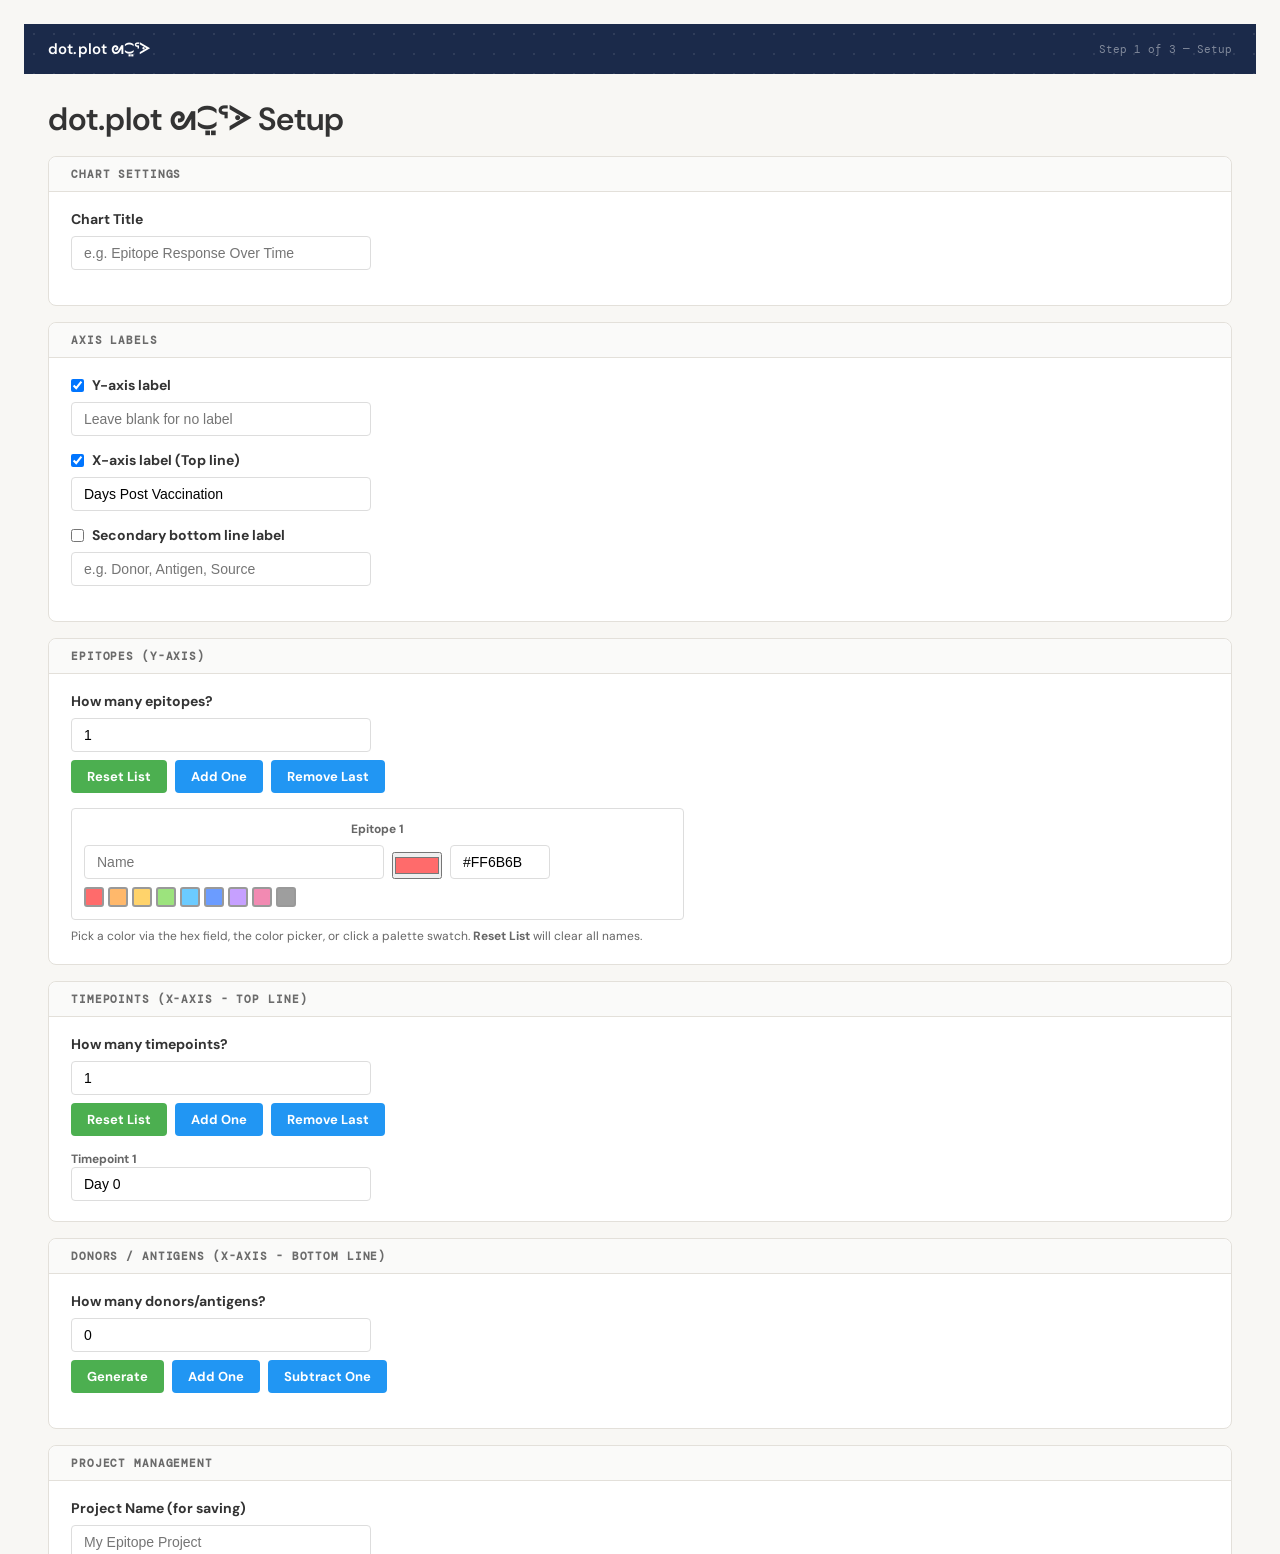
<file: index.html>
<!DOCTYPE html>
<html lang="en">
<head>
    <meta charset="UTF-8">
    <meta name="viewport" content="width=device-width, initial-scale=1.0">
    <meta http-equiv="refresh" content="0; url=builder.html">
    <title>dot.plot ᘛ⁐̤ᕐᐷ</title>
    <link rel="icon" href="data:image/svg+xml,<svg xmlns='http://www.w3.org/2000/svg' viewBox='0 0 100 100'><text y='.9em' font-size='90'>🔬</text></svg>">
    <style>
        body { display: flex; align-items: center; justify-content: center; min-height: 100vh; }
        .landing {
            text-align: center;
            padding: 60px 40px;
            background: var(--surface);
            border-radius: var(--radius);
            box-shadow: var(--shadow);
            border: 1px solid var(--border);
            max-width: 480px;
        }
        .landing h1 { font-size: 2rem; margin-bottom: 12px; }
        .landing p { color: var(--text-muted); margin-bottom: 28px; font-size: 15px; line-height: 1.6; }
        .launch-btn {
            display: inline-block;
            padding: 14px 36px;
            background: var(--accent);
            color: #fff;
            border-radius: 8px;
            text-decoration: none;
            font-weight: 600;
            font-size: 16px;
            transition: background 0.2s;
        }
        .launch-btn:hover { background: var(--accent-dark); }
    </style>
</head>
<body>
    <div class="landing">
        <h1>dot.plot ᘛ⁐̤ᕐᐷ</h1>
        <p>An interactive tool for visualizing epitope responses across timepoints and donors. All data stays in your browser.</p>
        <a href="builder.html" class="launch-btn">Open Tool</a>
    </div>
</body>
</html>
</file>
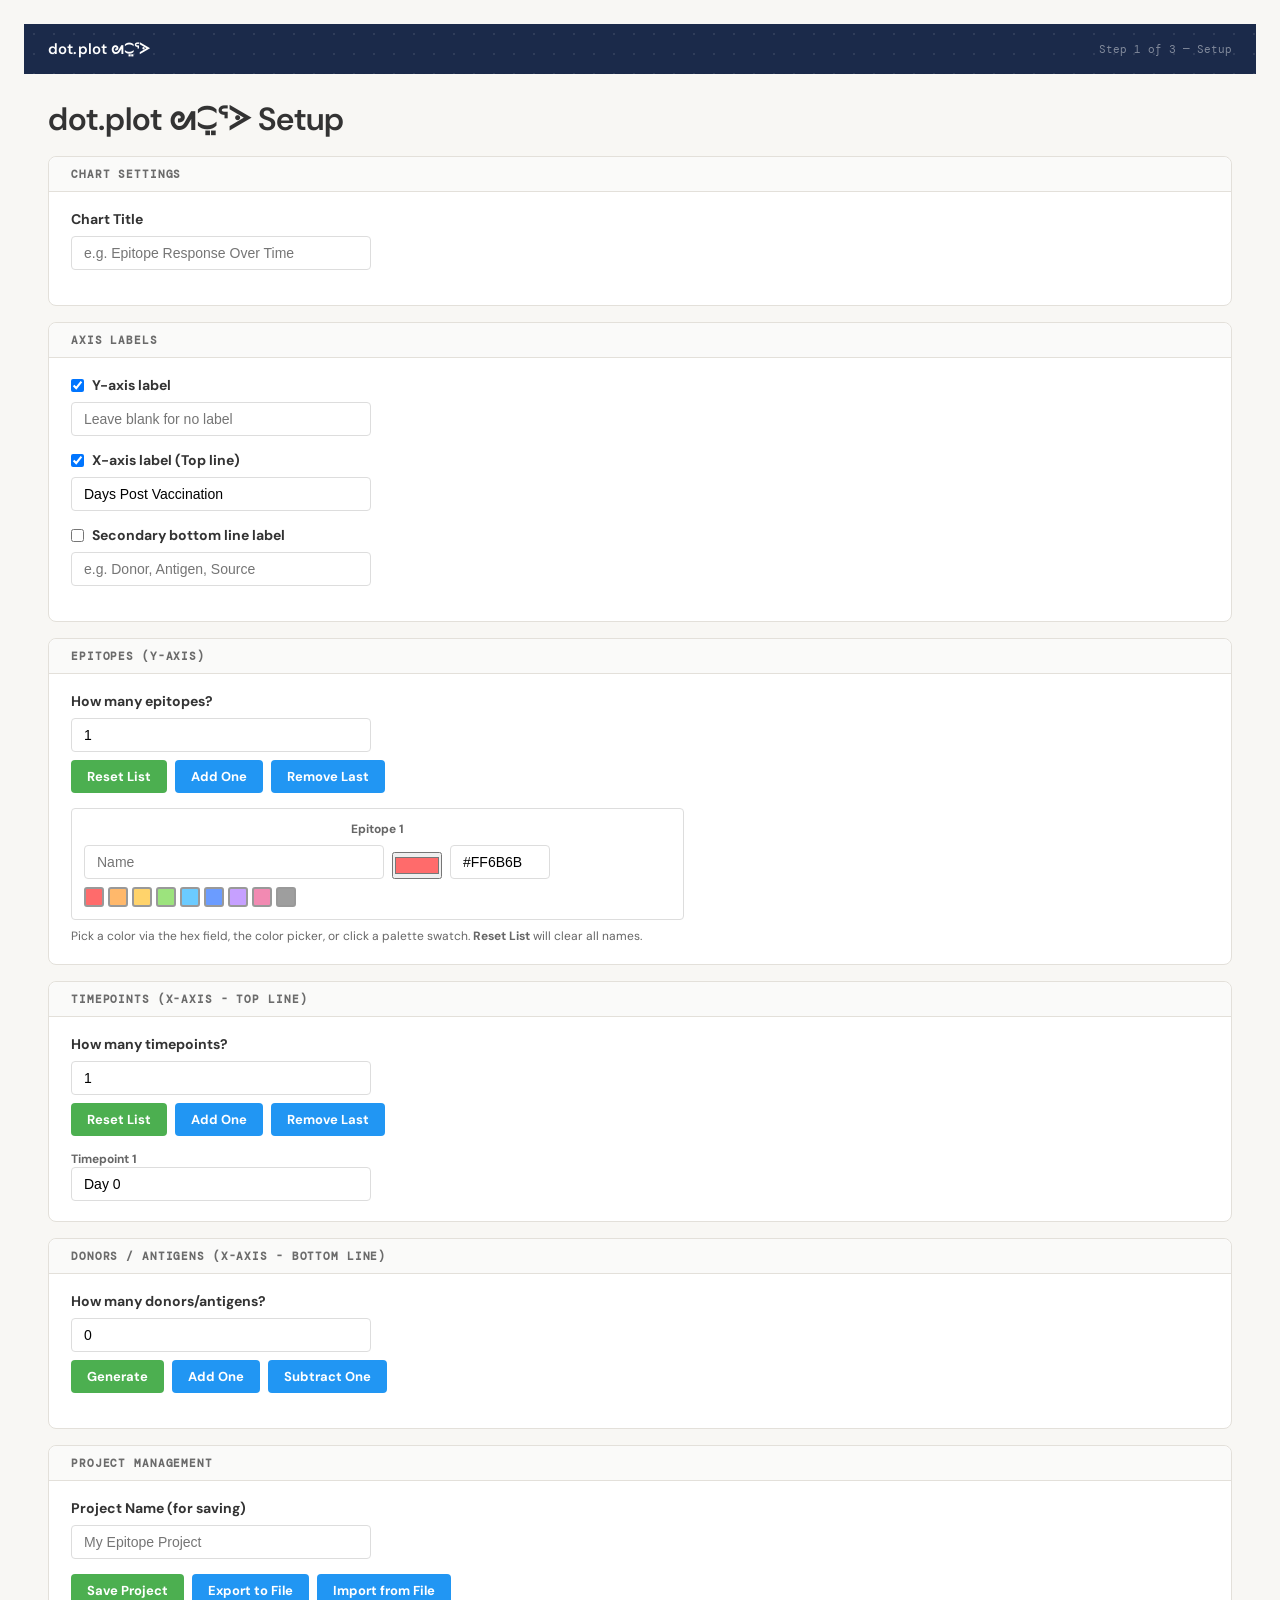
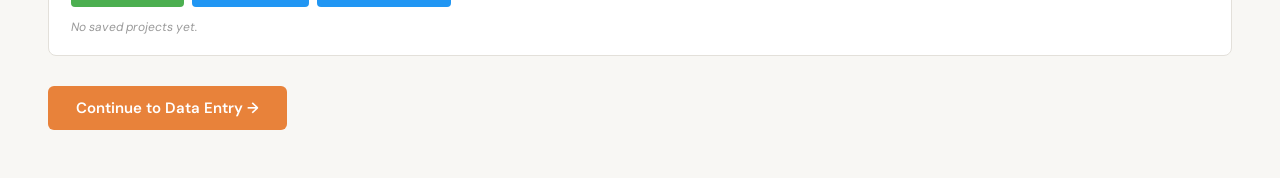
<file: builder.html>
<!DOCTYPE html>
<html lang="en">
<head>
    <meta charset="UTF-8">
    <meta name="viewport" content="width=device-width, initial-scale=1.0">
    <title>dot.plot ᘛ⁐̤ᕐᐷ — Builder</title>
    <link rel="icon" href="data:image/svg+xml,<svg xmlns='http://www.w3.org/2000/svg' viewBox='0 0 100 100'><text y='.9em' font-size='90'>🔬</text></svg>">
    <link rel="preconnect" href="https://fonts.googleapis.com">
    <link rel="preconnect" href="https://fonts.gstatic.com" crossorigin>
    <link href="https://fonts.googleapis.com/css2?family=DM+Mono:ital,wght@0,400;0,500;1,400&family=DM+Sans:ital,opsz,wght@0,9..40,300;0,9..40,400;0,9..40,500;0,9..40,600;1,9..40,400&display=swap" rel="stylesheet">
    <link rel="stylesheet" href="css/style.css">
    <style>
        .input-group {
            margin: 15px 0;
            display: flex;
            flex-direction: column;
            gap: 8px;
            align-items: flex-start;
        }

        label {
            font-weight: bold;
            color: #333;
            font-size: 14px;
        }

        input[type="text"],
        input[type="number"],
        select {
            padding: 8px 12px;
            border: 1px solid #ddd;
            border-radius: 4px;
            font-size: 14px;
            width: 100%;
            max-width: 300px;
        }

        button {
            padding: 10px 20px;
            font-size: 14px;
            font-weight: bold;
            border: none;
            border-radius: 4px;
            cursor: pointer;
            transition: background-color 0.3s ease;
        }

        button.primary {
            background-color: #4CAF50;
            color: white;
        }

        button.primary:hover { background-color: #45a049; }

        button.secondary {
            background-color: #2196F3;
            color: white;
        }

        button.secondary:hover { background-color: #0b7dda; }

        button.small {
            padding: 8px 16px;
            font-size: 13px;
        }

        .textbox-container {
            display: flex;
            flex-direction: column;
            gap: 15px;
            margin-top: 15px;
        }

        .epitope-box {
            display: flex;
            flex-direction: column;
            align-items: center;
            gap: 8px;
            padding: 12px;
            background: white;
            border: 1px solid #ddd;
            border-radius: 4px;
            width: fit-content;
        }

        .epitope-inputs {
            display: flex;
            gap: 8px;
            align-items: flex-end;
            flex-wrap: wrap;
        }

        .textbox {
            padding: 8px;
            border: 1px solid #ddd;
            border-radius: 4px;
            font-size: 13px;
        }

        .palette {
            display: flex;
            gap: 4px;
        }

        .swatch {
            width: 20px;
            height: 20px;
            border-radius: 3px;
            cursor: pointer;
            border: 2px solid #999;
            transition: transform 0.2s;
        }

        .swatch:hover {
            transform: scale(1.1);
            border-color: #333;
        }

        .textbox-label {
            font-size: 12px;
            color: #666;
            font-weight: bold;
        }

        .helper-text {
            margin-top: 8px;
            color: #666;
            font-size: 12px;
        }

        .button-group {
            display: flex;
            gap: 12px;
            margin-top: 30px;
            flex-wrap: wrap;
        }

        .button-group button {
            padding: 12px 24px;
            font-size: 15px;
        }

        h1 { color: #333; margin-bottom: 20px; }

        input[type="checkbox"] {
            margin-right: 8px;
            cursor: pointer;
        }

        label {
            display: flex;
            align-items: center;
            cursor: pointer;
        }
    </style>
</head>
<body>
    <nav class="site-nav">
        <a href="builder.html" class="site-nav-home">dot.plot ᘛ⁐̤ᕐᐷ</a>
        <span style="color:rgba(255,255,255,0.45);font-size:11px;font-family:var(--font-mono);">Step 1 of 3 — Setup</span>
    </nav>

    <div style="padding: 24px;">
        <div style="display:flex; align-items:center; justify-content:space-between; margin-bottom:4px;">
            <div>
                <h1 style="margin:0;">dot.plot ᘛ⁐̤ᕐᐷ Setup</h1>
                <div id="activeProjectLabel" style="display:none;margin-top:4px;font-size:13px;color:var(--accent);font-family:var(--font-mono);font-weight:600;"></div>
            </div>
        </div>

        <div class="section">
            <div class="section-title">Chart Settings</div>
            <div class="input-group">
                <label for="chartTitle">Chart Title</label>
                <input type="text" id="chartTitle" placeholder="e.g. Epitope Response Over Time" value="">
            </div>
        </div>

        <div class="section">
            <div class="section-title">Axis Labels</div>
            <div class="input-group">
                <label>
                    <input type="checkbox" id="showYLabel" checked> Y-axis label
                </label>
                <input type="text" id="yLabel" placeholder="Leave blank for no label" value="">
            </div>
            <div class="input-group">
                <label>
                    <input type="checkbox" id="showXLabel" checked> X-axis label (Top line)
                </label>
                <input type="text" id="xLabel" placeholder="Days Post Vaccination" value="Days Post Vaccination">
            </div>
            <div class="input-group">
                <label>
                    <input type="checkbox" id="showSecondaryLabel"> Secondary bottom line label
                </label>
                <input type="text" id="secondaryLabel" placeholder="e.g. Donor, Antigen, Source" value="">
            </div>
        </div>

        <div class="section">
            <div class="section-title">Epitopes (Y-axis)</div>
            <div class="input-group">
                <label for="epitopes">How many epitopes?</label>
                <input type="number" id="epitopes" min="1" value="1">
                <div style="display: flex; gap: 8px;">
                    <button onclick="generateEpitopes()" class="primary small" style="width: auto;">Reset List</button>
                    <button onclick="addEpitope()" class="secondary small" style="width: auto;">Add One</button>
                    <button onclick="subtractEpitope()" class="secondary small" style="width: auto;">Remove Last</button>
                </div>
            </div>
            <div id="epitopeBoxes" class="textbox-container"></div>
            <div class="helper-text">Pick a color via the hex field, the color picker, or click a palette swatch. <strong>Reset List</strong> will clear all names.</div>
        </div>

        <div class="section">
            <div class="section-title">Timepoints (X-axis - Top Line)</div>
            <div class="input-group">
                <label for="timepoints">How many timepoints?</label>
                <input type="number" id="timepoints" min="1" value="1">
                <div style="display: flex; gap: 8px;">
                    <button onclick="generateTimepoints()" class="primary small" style="width: auto;">Reset List</button>
                    <button onclick="addTimepoint()" class="secondary small" style="width: auto;">Add One</button>
                    <button onclick="subtractTimepoint()" class="secondary small" style="width: auto;">Remove Last</button>
                </div>
            </div>
            <div id="timepointBoxes" class="textbox-container"></div>
        </div>

        <div class="section">
            <div class="section-title">Donors / Antigens (X-axis - Bottom Line)</div>
            <div class="input-group">
                <label for="secondaryCount">How many donors/antigens?</label>
                <input type="number" id="secondaryCount" min="0" value="0">
                <div style="display: flex; gap: 8px;">
                    <button onclick="generateSecondary()" class="primary small" style="width: auto;">Generate</button>
                    <button onclick="addSecondary()" class="secondary small" style="width: auto;">Add One</button>
                    <button onclick="subtractSecondary()" class="secondary small" style="width: auto;">Subtract One</button>
                </div>
            </div>
            <div id="secondaryBoxes" class="textbox-container"></div>
        </div>

        <div class="section">
            <div class="section-title">Project Management</div>
            <div class="input-group">
                <label for="projectName">Project Name (for saving)</label>
                <input type="text" id="projectName" placeholder="My Epitope Project" value="">
            </div>
            <div style="display: flex; gap: 8px; align-items: flex-start; flex-wrap: wrap;">
                <button onclick="saveProject()" class="primary small" style="width: auto;">Save Project</button>
                <button onclick="exportProject()" class="secondary small" style="width: auto;">Export to File</button>
                <button onclick="importProject()" class="secondary small" style="width: auto;">Import from File</button>
            </div>
            <div id="savedProjectsList" style="margin-top: 12px; font-size: 12px; color: #666;"></div>
        </div>

        <div class="button-group">
            <button onclick="goToData()" style="background:var(--accent);color:#fff;padding:12px 28px;font-size:15px;border:none;border-radius:6px;cursor:pointer;font-weight:600;transition:background 0.2s;" onmouseover="this.style.background='var(--accent-dark)'" onmouseout="this.style.background='var(--accent)'">Continue to Data Entry →</button>
        </div>
    </div>

    <script src="js/builder.js"></script>
</body>
</html>
</file>
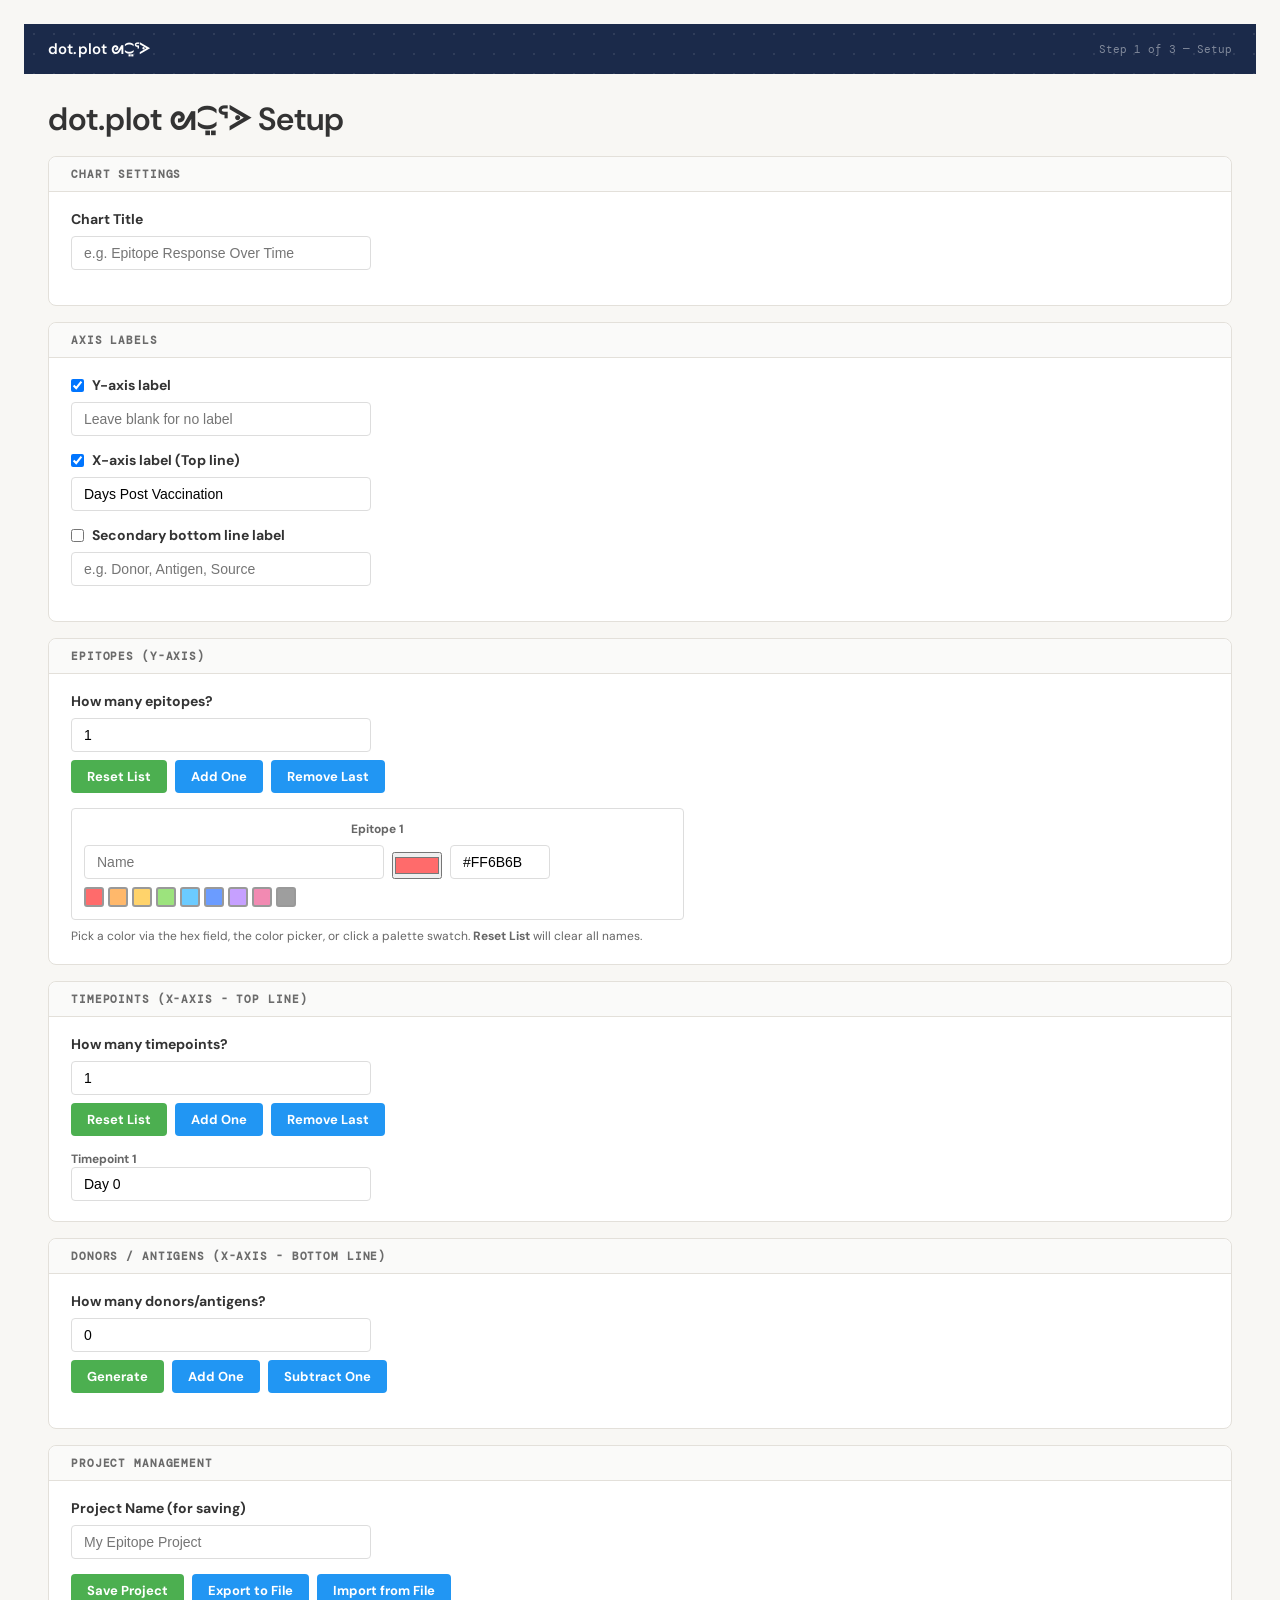
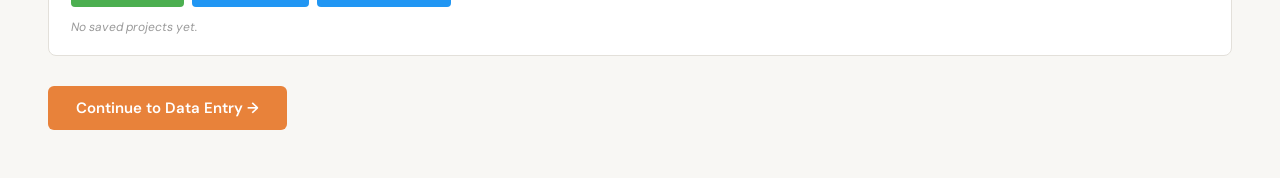
<file: data.html>
<!DOCTYPE html>
<html lang="en">
<head>
    <meta charset="UTF-8">
    <meta name="viewport" content="width=device-width, initial-scale=1.0">
    <title>dot.plot ᘛ⁐̤ᕐᐷ — Data Entry</title>
    <link rel="icon" href="data:image/svg+xml,<svg xmlns='http://www.w3.org/2000/svg' viewBox='0 0 100 100'><text y='.9em' font-size='90'>🔬</text></svg>">
    <link rel="preconnect" href="https://fonts.googleapis.com">
    <link rel="preconnect" href="https://fonts.gstatic.com" crossorigin>
    <link href="https://fonts.googleapis.com/css2?family=DM+Mono:ital,wght@0,400;0,500;1,400&family=DM+Sans:ital,opsz,wght@0,9..40,300;0,9..40,400;0,9..40,500;0,9..40,600;1,9..40,400&display=swap" rel="stylesheet">
    <link rel="stylesheet" href="css/style.css">
    <style>
        .note {
            background-color: #e3f2fd;
            padding: 12px 15px;
            border-radius: 4px;
            margin-bottom: 20px;
            border-left: 4px solid #2196F3;
            color: #1565c0;
        }

        .legend-box {
            background-color: #fff3e0;
            padding: 12px 15px;
            border-radius: 4px;
            margin-bottom: 20px;
            border-left: 4px solid #ff9800;
            color: #e65100;
        }

        .legend-box strong { display: block; margin-bottom: 8px; }

        .legend-item {
            margin: 4px 0;
            font-size: 14px;
            display: flex;
            align-items: center;
            gap: 8px;
        }

        .table-wrapper {
            overflow-x: auto;
            margin: 20px 0;
        }

        table {
            width: 100%;
            border-collapse: collapse;
            margin: 20px 0;
            background-color: #fff;
        }

        th {
            background-color: var(--nav);
            color: white;
            padding: 12px;
            text-align: center;
            font-weight: bold;
            border: 1px solid #ddd;
        }

        td {
            padding: 8px;
            text-align: center;
            border: 1px solid #ddd;
        }

        td.epitope-name {
            text-align: left;
            font-weight: bold;
            background-color: #f9f9f9;
            min-width: 150px;
            padding: 12px;
        }

        tr:nth-child(even) td { background-color: #f9f9f9; }
        tr:nth-child(even) td.epitope-name { background-color: #efefef; }

        .check-group {
            display: flex;
            flex-direction: column;
            gap: 4px;
            align-items: center;
            justify-content: center;
        }

        .check-label {
            display: flex;
            align-items: center;
            gap: 4px;
            cursor: pointer;
            font-size: 14px;
            font-weight: bold;
            user-select: none;
        }

        .check-label.partial { color: #ff9800; }

        input[type="checkbox"] {
            width: 18px;
            height: 18px;
            cursor: pointer;
            margin: 0;
        }

        input[type="checkbox"]:disabled {
            opacity: 0.3;
            cursor: not-allowed;
        }

        .nowrap { white-space: nowrap; }

        .controls {
            display: flex;
            gap: 12px;
            margin-top: 30px;
            flex-wrap: wrap;
        }

        .controls button {
            padding: 12px 24px;
            font-size: 15px;
            font-weight: bold;
            border: none;
            border-radius: 4px;
            cursor: pointer;
            transition: background-color 0.3s ease;
        }

        .controls button.primary { background-color: #4CAF50; color: white; }
        .controls button.primary:hover { background-color: #45a049; }
        .controls button.back-button { background-color: #808080; color: white; }
        .controls button.back-button:hover { background-color: #696969; }
    </style>
</head>
<body>
    <nav class="site-nav">
        <a href="builder.html" class="site-nav-home">dot.plot ᘛ⁐̤ᕐᐷ</a>
        <span style="color:rgba(255,255,255,0.45);font-size:11px;font-family:var(--font-mono);">Step 2 of 3 — Data Entry</span>
    </nav>

    <div style="padding: 24px;">
        <h1>Epitope Presence by Donor &amp; Timepoint</h1>
        <div class="note">Mark epitope responses for each timepoint/donor. Use the checkboxes to indicate presence and partial responses.</div>

        <div class="legend-box">
            <strong>How to mark responses:</strong>
            <div class="legend-item">
                <input type="checkbox" checked disabled style="width: 18px; height: 18px;">
                <strong>✓</strong> = Response present
            </div>
            <div class="legend-item">
                <input type="checkbox" checked disabled style="width: 18px; height: 18px;">
                <strong style="color: #ff9800;">½</strong> = Partial response (only available when ✓ is checked)
            </div>
            <div style="margin-top: 12px; padding-top: 12px; border-top: 1px solid #ff9800;">
                <div class="legend-item"><strong>No checkboxes</strong> → No dot shown</div>
                <div class="legend-item"><strong>✓ only</strong> → Full solid dot</div>
                <div class="legend-item"><strong>✓ + ½</strong> → Partial dot (donut ring or open circle)</div>
            </div>
        </div>

        <div class="table-wrapper">
            <table id="dataTable">
                <thead>
                    <tr id="donorRow"><th class="nowrap">Epitope</th></tr>
                    <tr id="timeRow"><th></th></tr>
                </thead>
                <tbody id="bodyTable"></tbody>
            </table>
        </div>

        <div class="controls">
            <button onclick="saveAndChart()" class="primary">Generate Chart</button>
            <button onclick="saveToProject()" class="secondary">Save to Project</button>
            <button onclick="goBack()" class="back-button">Back to Setup</button>
        </div>
    </div>

    <script src="js/data.js"></script>
</body>
</html>
</file>
<file: css/style.css>
/* ─── Design tokens ─────────────────────────────────────────────────────── */
:root {
    --nav:          #1B2A4A;
    --bg:           #F8F7F4;
    --surface:      #FFFFFF;
    --accent:       #E8823A;
    --accent-dark:  #CF6D28;
    --text:         #1C1C1E;
    --text-muted:   #6B6B6B;
    --border:       #E3E0DA;
    --shadow:       0 2px 16px rgba(27, 42, 74, 0.08);
    --radius:       12px;
    --font-body:    'DM Sans', Arial, sans-serif;
    --font-mono:    'DM Mono', 'Courier New', monospace;
}

/* ─── Reset ─────────────────────────────────────────────────────────────── */
* {
    margin: 0;
    padding: 0;
    box-sizing: border-box;
}

/* ─── Nav ────────────────────────────────────────────────────────────────── */
.site-nav {
    display: flex;
    align-items: center;
    gap: 16px;
    padding: 0 24px;
    height: 50px;
    background-color: var(--nav);
    background-image: radial-gradient(circle, rgba(255,255,255,0.09) 1px, transparent 1px);
    background-size: 20px 20px;
    font-family: var(--font-mono);
    font-size: 12px;
}

.site-nav-home {
    color: #FFFFFF;
    text-decoration: none;
    font-family: var(--font-body);
    font-weight: 600;
    font-size: 15px;
    letter-spacing: 0.01em;
    margin-right: auto;
}

.site-nav-home:hover {
    opacity: 0.8;
    text-decoration: none;
}

.site-nav-profile {
    color: rgba(255, 255, 255, 0.55);
    text-decoration: none;
    transition: color 0.2s;
}

.site-nav-profile:hover {
    color: rgba(255, 255, 255, 0.9);
    text-decoration: none;
}

.site-nav-logout {
    color: #FFFFFF;
    text-decoration: none;
    font-weight: 500;
    padding: 5px 13px;
    background: var(--accent);
    border-radius: 6px;
    transition: background-color 0.2s;
    border: none;
}

.site-nav-logout:hover {
    background: var(--accent-dark);
    text-decoration: none;
}

.site-nav-admin {
    color: #FFD580;
    text-decoration: none;
    font-weight: 500;
    padding: 4px 10px;
    border: 1px solid rgba(255, 213, 128, 0.35);
    border-radius: 5px;
    transition: background-color 0.2s;
}

.site-nav-admin:hover {
    background-color: rgba(255, 255, 255, 0.08);
    text-decoration: none;
}

.site-nav-section {
    color: rgba(255, 255, 255, 0.6);
    text-decoration: none;
    transition: color 0.2s;
}

.site-nav-section:hover {
    color: rgba(255, 255, 255, 0.9);
    text-decoration: none;
}

.site-nav-sep {
    width: 1px;
    height: 16px;
    background: rgba(255, 255, 255, 0.2);
    flex-shrink: 0;
}

/* ─── Body & container ───────────────────────────────────────────────────── */
body {
    font-family: var(--font-body);
    background-color: var(--bg);
    padding: 24px;
    color: var(--text);
}

.container {
    max-width: 1600px;
    margin: 0 auto;
    background-color: var(--surface);
    border-radius: var(--radius);
    box-shadow: var(--shadow);
    padding: 24px;
    border: 1px solid var(--border);
}

h1 {
    color: var(--text);
    margin-bottom: 20px;
    font-weight: 600;
}

/* ─── Info box ───────────────────────────────────────────────────────────── */
.info-box {
    background-color: #EEF4FF;
    padding: 10px 15px;
    border-radius: 6px;
    margin-bottom: 20px;
    border-left: 4px solid #3B82F6;
}

.info-box strong {
    color: #1D4ED8;
}

/* ─── Controls panel ─────────────────────────────────────────────────────── */
.controls-panel {
    display: grid;
    grid-template-columns: repeat(auto-fit, minmax(280px, 1fr));
    gap: 20px;
    margin: 20px 0;
    padding: 20px;
    background-color: #FAFAF8;
    border-radius: 8px;
    border: 1px solid var(--border);
}

.control-group {
    display: flex;
    flex-direction: column;
    gap: 8px;
}

.control-group label {
    font-weight: 600;
    color: var(--text);
    font-size: 14px;
}

.control-group input[type="range"] {
    height: 5px;
    border-radius: 3px;
    background: #ddd;
    outline: none;
    -webkit-appearance: none;
    cursor: pointer;
}

.control-group input[type="range"]::-webkit-slider-thumb {
    -webkit-appearance: none;
    appearance: none;
    width: 17px;
    height: 17px;
    border-radius: 50%;
    background: var(--accent);
    cursor: pointer;
    box-shadow: 0 1px 4px rgba(0,0,0,0.2);
}

.control-group input[type="range"]::-moz-range-thumb {
    width: 17px;
    height: 17px;
    border-radius: 50%;
    background: var(--accent);
    cursor: pointer;
    box-shadow: 0 1px 4px rgba(0,0,0,0.2);
    border: none;
}

.control-value {
    font-size: 12px;
    color: var(--text-muted);
    padding: 4px 8px;
    background: white;
    border-radius: 4px;
    border: 1px solid var(--border);
    text-align: center;
    font-weight: 500;
    font-family: var(--font-mono);
}

/* ─── Chart ──────────────────────────────────────────────────────────────── */
#chart {
    width: 100%;
    margin-bottom: 20px;
}

/* ─── Buttons ────────────────────────────────────────────────────────────── */
.controls {
    display: flex;
    gap: 10px;
    flex-wrap: wrap;
    margin-top: 20px;
    padding-top: 20px;
    border-top: 1px solid var(--border);
}

button {
    padding: 10px 20px;
    font-size: 14px;
    font-weight: 600;
    border: none;
    border-radius: 6px;
    cursor: pointer;
    transition: background-color 0.2s, opacity 0.2s;
    font-family: var(--font-body);
}

button.primary {
    background-color: #4CAF50;
    color: white;
}

button.primary:hover {
    background-color: #3d9140;
}

button.secondary {
    background-color: #5C6370;
    color: white;
}

button.secondary:hover {
    background-color: #4a5060;
}

button.back-button {
    background-color: #5C6370;
    color: white;
}

button.back-button:hover {
    background-color: #4a5060;
}

/* ─── Header ─────────────────────────────────────────────────────────────── */
.header {
    display: flex;
    justify-content: space-between;
    align-items: center;
    margin-bottom: 20px;
    padding-bottom: 20px;
    border-bottom: 1px solid var(--border);
}

.header h1 {
    margin: 0;
}

.button-group {
    display: flex;
    gap: 10px;
    flex-wrap: wrap;
}

/* ─── Card component (shared: home, slurm-jobs, calculators) ────────────── */
.card {
    display: flex;
    flex-direction: column;
    gap: 10px;
    padding: 22px 20px;
    border-radius: 10px;
    background: #fff;
    border: 1px solid var(--border);
    border-top: 3px solid var(--card-accent, var(--accent));
    text-decoration: none;
    color: inherit;
    transition: box-shadow 0.18s, transform 0.18s;
}

.card:hover {
    box-shadow: 0 6px 22px rgba(27, 42, 74, 0.11);
    transform: translateY(-2px);
    text-decoration: none;
    color: inherit;
}

.card-icon {
    width: 46px;
    height: 46px;
    border-radius: 10px;
    background: #F3F2F0;
    display: flex;
    align-items: center;
    justify-content: center;
    font-size: 22px;
    flex-shrink: 0;
}

.card-body {
    display: flex;
    flex-direction: column;
    gap: 5px;
}

.card-title {
    font-size: 16px;
    font-weight: 600;
    color: var(--text);
    line-height: 1.3;
}

.card-desc {
    font-size: 13px;
    color: var(--text-muted);
    line-height: 1.55;
}

/* Section page shared layout */
.section-page {
    max-width: 860px;
    margin: 40px auto;
    padding: 0 20px 40px;
}

.section-page-header {
    margin-bottom: 32px;
}

.section-page-header .back-link {
    display: inline-flex;
    align-items: center;
    gap: 5px;
    font-size: 13px;
    color: var(--text-muted);
    text-decoration: none;
    font-family: var(--font-mono);
    margin-bottom: 16px;
    transition: color 0.15s;
}

.section-page-header .back-link:hover {
    color: var(--text);
}

.section-page-header h1 {
    font-size: 26px;
    font-weight: 600;
    margin: 0 0 4px;
}

.section-page-header p {
    font-size: 13px;
    color: var(--text-muted);
    font-family: var(--font-mono);
}

.card-group-label {
    font-size: 11px;
    font-weight: 600;
    text-transform: uppercase;
    letter-spacing: 0.08em;
    color: var(--text-muted);
    font-family: var(--font-mono);
    margin: 28px 0 10px;
    padding-bottom: 6px;
    border-bottom: 1px solid var(--border);
}

.card-group-label:first-of-type {
    margin-top: 0;
}

.card-grid-2 {
    display: grid;
    grid-template-columns: 1fr 1fr;
    gap: 14px;
}

@media (max-width: 560px) {
    .card-grid-2 { grid-template-columns: 1fr; }
}

.card-grid-3 {
    display: grid;
    grid-template-columns: 1fr 1fr 1fr;
    gap: 14px;
}

@media (max-width: 700px) {
    .card-grid-3 { grid-template-columns: 1fr 1fr; }
}

@media (max-width: 480px) {
    .card-grid-3 { grid-template-columns: 1fr; }
}

.page-breadcrumb {
    display: inline-flex;
    align-items: center;
    gap: 5px;
    font-size: 13px;
    color: var(--text-muted);
    text-decoration: none;
    font-family: var(--font-mono);
    margin-bottom: 16px;
    transition: color 0.15s;
}

.page-breadcrumb:hover {
    color: var(--text);
    text-decoration: none;
}

/* ─── Tool page sections ─────────────────────────────────────────────────── */
.section {
    background: var(--surface);
    border: 1px solid var(--border);
    border-radius: 8px;
    padding: 20px 22px;
    margin: 16px 0;
}

.section-title {
    font-family: var(--font-mono);
    font-size: 11px;
    font-weight: 600;
    text-transform: uppercase;
    letter-spacing: 0.08em;
    color: var(--text-muted);
    margin: -20px -22px 18px;
    padding: 10px 22px;
    border-bottom: 1px solid var(--border);
    background: #FAFAF9;
    border-radius: 8px 8px 0 0;
}

/* ─── Form inputs ────────────────────────────────────────────────────────── */
input[type="text"]:focus,
input[type="number"]:focus,
input[type="email"]:focus,
input[type="password"]:focus,
input[type="file"]:focus,
textarea:focus,
select:focus {
    outline: none;
    border-color: var(--accent);
    box-shadow: 0 0 0 3px rgba(232, 130, 58, 0.12);
}

/* ─── Responsive ─────────────────────────────────────────────────────────── */
@media (max-width: 768px) {
    body { padding: 12px; }

    .controls-panel {
        grid-template-columns: 1fr;
    }

    .button-group {
        flex-direction: column;
    }

    button {
        width: 100%;
    }

    .header {
        flex-direction: column;
        gap: 15px;
        align-items: flex-start;
    }

    .header h1 {
        width: 100%;
    }

    .button-group {
        width: 100%;
    }
}
</file>
